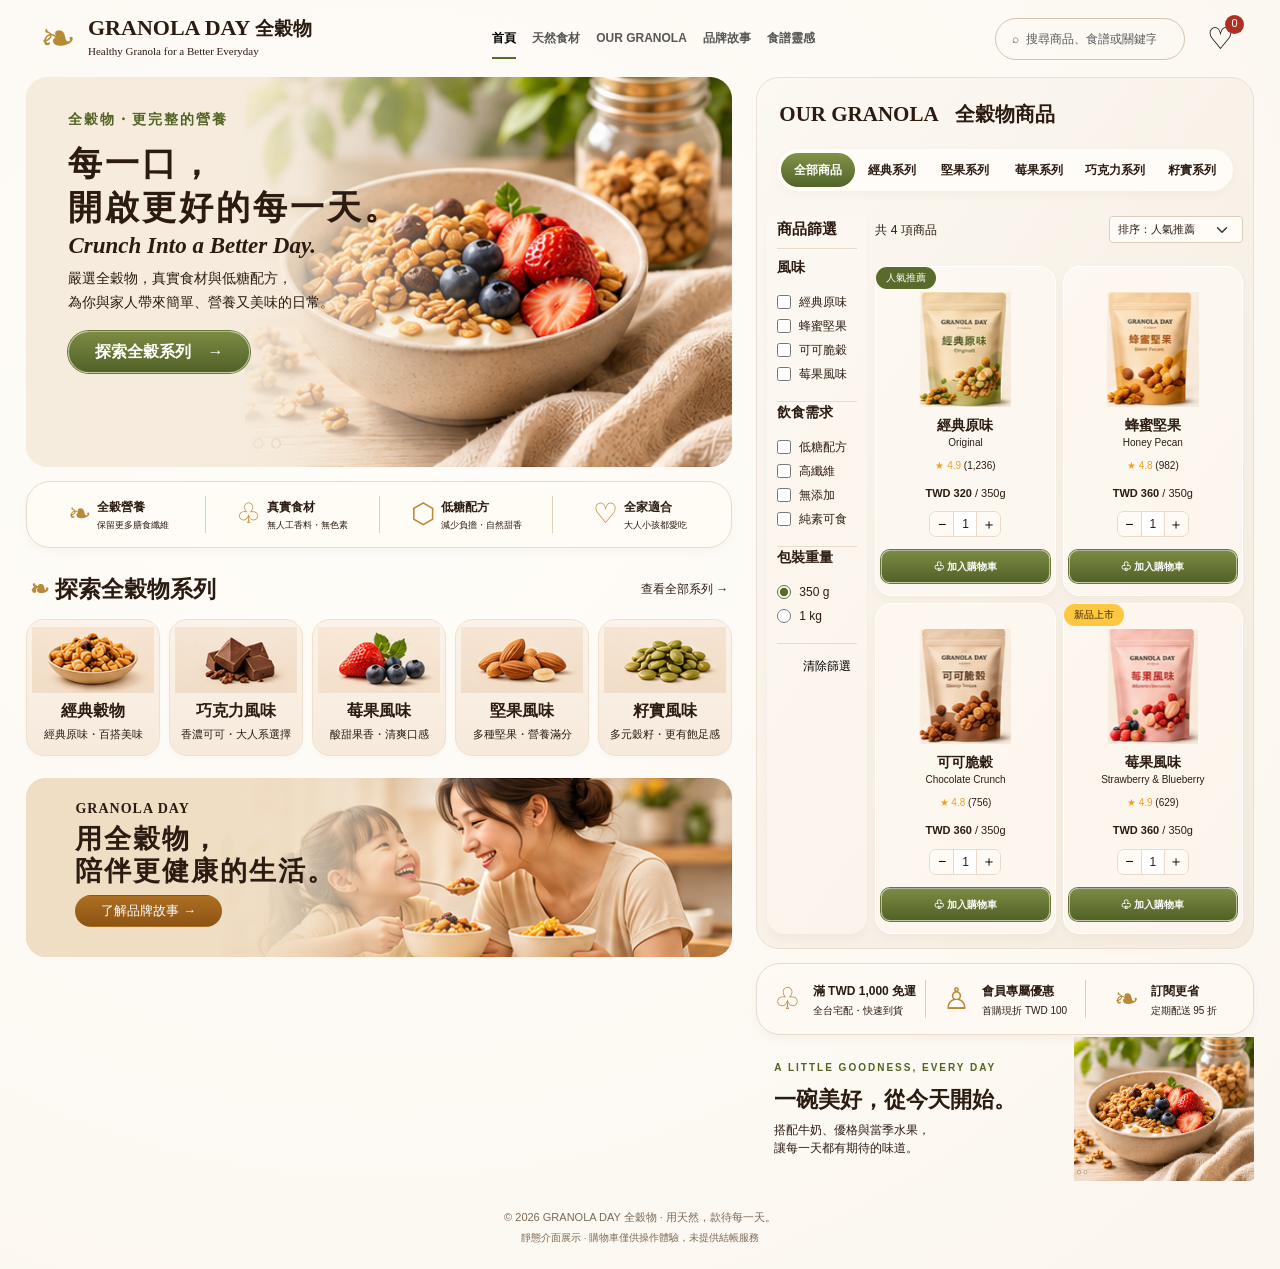
<file: index.html>
﻿<!doctype html>
<html lang="zh-Hant">
<head><meta charset="utf-8"><meta name="viewport" content="width=device-width, initial-scale=1"><title>GRANOLA DAY 全穀物｜美好日常</title><meta name="description" content="嚴選天然全穀物，為你與家人帶來簡單、營養又美味的日常。"><link href="css/bootstrap.min.css" rel="stylesheet"><link href="css/style.css" rel="stylesheet"></head>
<body>
<header class="navbar navbar-expand-lg site-header"><div class="container-fluid gap-3"><a class="brand" href="./"><i>❧</i><span><strong>GRANOLA DAY <b>全穀物</b></strong><small>Healthy Granola for a Better Everyday</small></span></a><button class="navbar-toggler" data-bs-toggle="collapse" data-bs-target="#nav" aria-label="開啟選單" aria-controls="nav" aria-expanded="false"><span class="navbar-toggler-icon"></span></button><nav class="collapse navbar-collapse" id="nav"><div class="navbar-nav mx-auto"><a class="nav-link active" href="#">首頁</a><a class="nav-link" href="#ingredients">天然食材</a><a class="nav-link" href="#shop">OUR GRANOLA</a><a class="nav-link" href="#story">品牌故事</a><a class="nav-link" href="#inspiration">食譜靈感</a></div></nav><input class="search form-control" id="search" type="search" aria-label="搜尋商品" placeholder="⌕  搜尋商品、食譜或關鍵字"><button class="cart-toggle" data-bs-toggle="offcanvas" data-bs-target="#cart" aria-controls="cart" aria-label="開啟購物車">♡ <span id="cart-count">0</span></button></div></header>
<main class="container-fluid page-shell"><div class="row g-4">
<div class="col-12 col-xl-7">
<section class="hero"><div class="hero-copy"><p class="eyebrow">全穀物・更完整的營養</p><h1>每一口，<br>開啟更好的每一天。</h1><p class="english">Crunch Into a Better Day.</p><p>嚴選全穀物，真實食材與低糖配方，<br>為你與家人帶來簡單、營養又美味的日常。</p><a href="#shop" class="btn olive rounded-pill">探索全穀系列　→</a></div></section>
<section class="benefits" id="ingredients"><div><i>❧</i><span><b>全穀營養</b><small>保留更多膳食纖維</small></span></div><div><i>♧</i><span><b>真實食材</b><small>無人工香料・無色素</small></span></div><div><i>⬡</i><span><b>低糖配方</b><small>減少負擔・自然甜香</small></span></div><div><i>♡</i><span><b>全家適合</b><small>大人小孩都愛吃</small></span></div></section>
<section class="categories"><div class="section-heading"><h2><span>❧</span> 探索全穀物系列</h2><a href="#shop" id="all-series">查看全部系列 →</a></div><div class="category-grid" id="category-grid"></div></section>
<section class="story" id="story"><div><p>GRANOLA DAY</p><h2>用全穀物，<br>陪伴更健康的生活。</h2><button class="btn story-button rounded-pill" data-bs-toggle="modal" data-bs-target="#story-modal">了解品牌故事 →</button></div></section>
</div>
<div class="col-12 col-xl-5">
<section class="shop-panel" id="shop"><h2>OUR GRANOLA <span>全穀物商品</span></h2><div class="series-tabs" id="series-tabs" role="group" aria-label="商品系列"></div><div class="shop-content"><aside class="filters"><h3>商品篩選</h3><fieldset><legend>風味</legend><div id="flavor-filters"></div></fieldset><fieldset><legend>飲食需求</legend><label><input name="diet" type="checkbox" value="低糖配方">低糖配方</label><label><input name="diet" type="checkbox" value="高纖維">高纖維</label><label><input name="diet" type="checkbox" value="無添加">無添加</label><label><input name="diet" type="checkbox" value="純素可食">純素可食</label></fieldset><fieldset><legend>包裝重量</legend><label><input name="weight" type="radio" value="350" checked>350 g</label><label><input name="weight" type="radio" value="1000">1 kg</label></fieldset><button id="clear-filter" class="clear-filter">清除篩選</button></aside><div class="products-area"><div class="products-toolbar"><span id="result-count" aria-live="polite"></span><select id="sort" class="form-select form-select-sm" aria-label="商品排序"><option value="popular">排序：人氣推薦</option><option value="price-up">價格：低至高</option><option value="price-down">價格：高至低</option></select></div><div class="product-grid" id="products"></div><p id="empty-state" hidden>目前沒有符合條件的商品。</p></div></div></section>
<section class="perks"><div><i>♧</i><span><b>滿 TWD 1,000 免運</b><small>全台宅配・快速到貨</small></span></div><div><i>♙</i><span><b>會員專屬優惠</b><small>首購現折 TWD 100</small></span></div><div><i>❧</i><span><b>訂閱更省</b><small>定期配送 95 折</small></span></div></section>
<section class="inspiration" id="inspiration"><p class="eyebrow">A LITTLE GOODNESS, EVERY DAY</p><h2>一碗美好，從今天開始。</h2><p>搭配牛奶、優格與當季水果，<br>讓每一天都有期待的味道。</p></section>
</div></div></main>
<footer>© 2026 GRANOLA DAY 全穀物 · 用天然，款待每一天。<small>靜態介面展示 · 購物車僅供操作體驗，未提供結帳服務</small></footer>
<div class="offcanvas offcanvas-end" tabindex="-1" id="cart" aria-labelledby="cart-title"><div class="offcanvas-header"><h2 class="fs-4" id="cart-title">你的購物車</h2><button class="btn-close" data-bs-dismiss="offcanvas" aria-label="關閉"></button></div><div class="offcanvas-body"><div id="cart-items"></div><p class="mt-4 fw-bold" id="cart-total"></p><p class="small text-secondary">此為靜態展示，尚未串接付款與訂單服務。</p></div></div>
<div class="modal fade" id="story-modal" tabindex="-1" aria-labelledby="story-title" aria-hidden="true"><div class="modal-dialog modal-dialog-centered"><div class="modal-content"><div class="modal-header"><h2 class="fs-4 modal-title" id="story-title">用全穀物，陪伴美好日常</h2><button class="btn-close" data-bs-dismiss="modal" aria-label="關閉"></button></div><div class="modal-body"><p>我們相信，好的生活，從一份簡單而真實的早餐開始。</p><p>GRANOLA DAY 選用全穀物、堅果與果乾，以自然的香氣與酥脆口感，陪伴你與家人的每一天。</p></div></div></div></div>
<div class="toast-container position-fixed bottom-0 start-50 translate-middle-x p-3"><div id="cart-toast" class="toast" role="status" aria-live="polite" aria-atomic="true"><div class="toast-body">已加入購物車，讓美好日常多一點！</div></div></div>
<script src="js/bootstrap.bundle.min.js"></script><script src="js/app.js"></script></body></html>
</file>
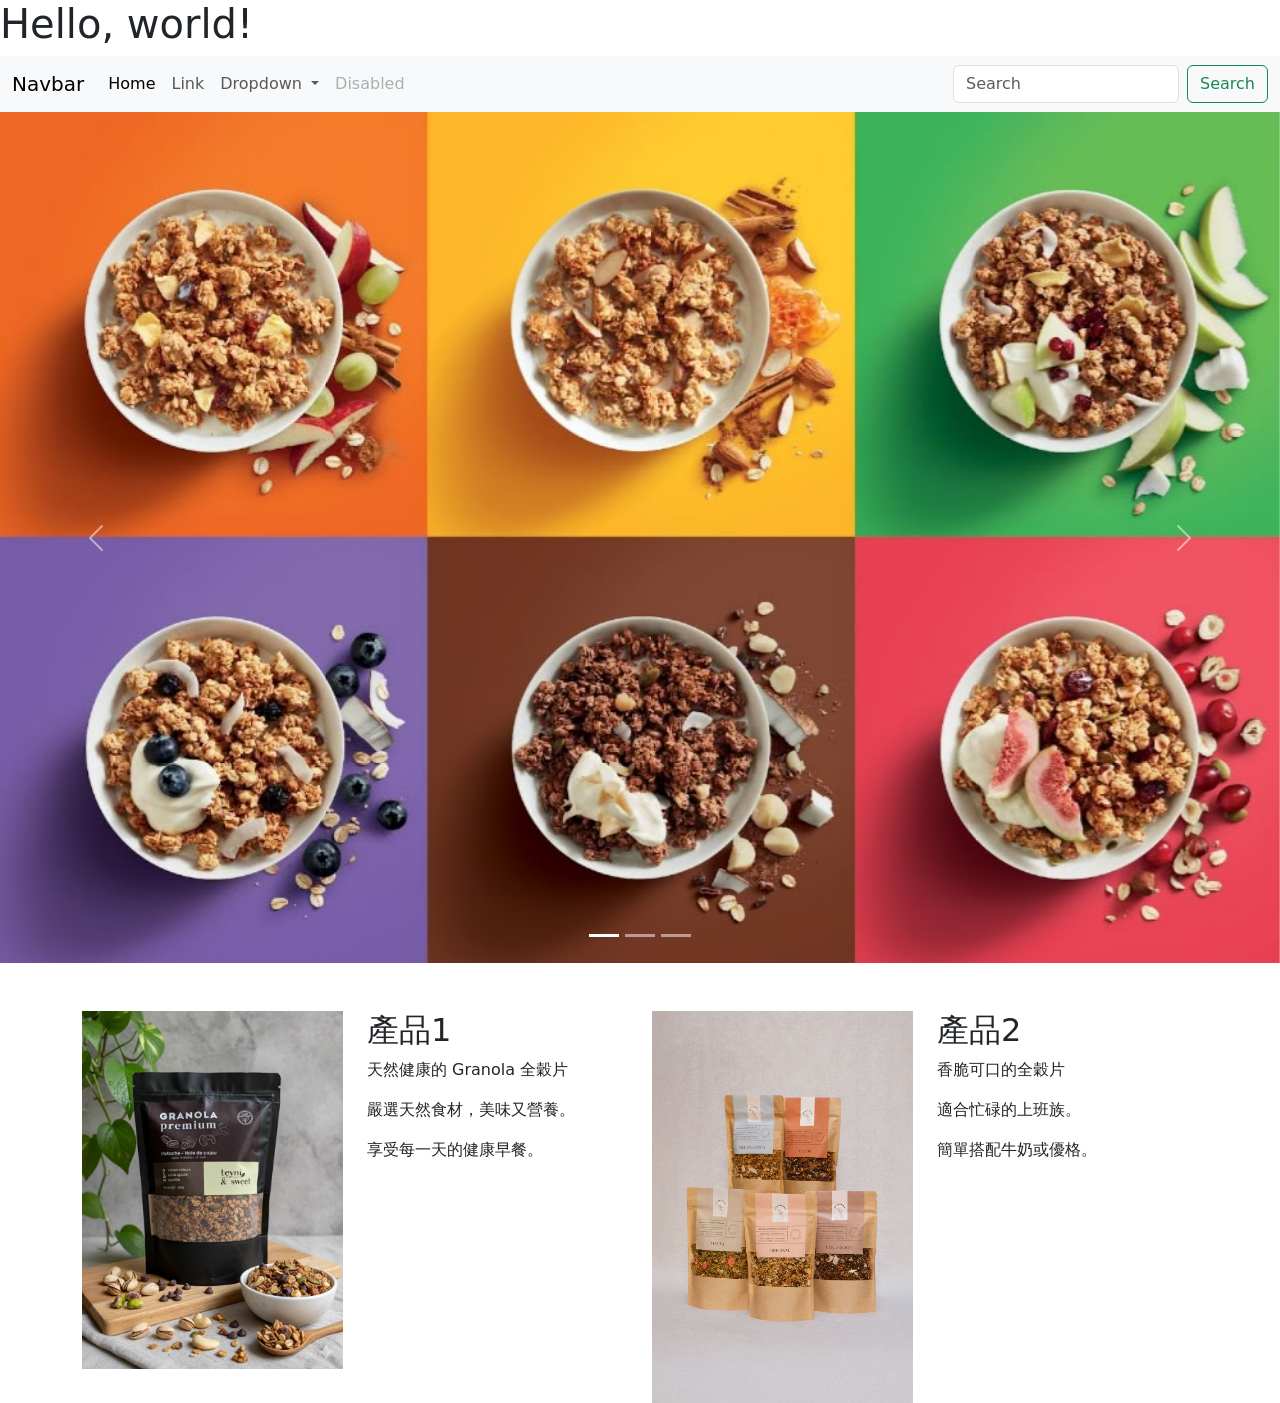
<file: about.html>
<!doctype html>
<html lang="en">

<head>
    <meta charset="utf-8">
    <meta name="viewport" content="width=device-width, initial-scale=1">
    <title>Bootstrap demo</title>
    <link href="css/bootstrap.min.css" rel="stylesheet">
    <link ref="stylesheet" href="css/style.css">
</head>

<body>
    <h1>Hello, world!</h1>
    <nav class="navbar navbar-expand-lg bg-body-tertiary">
        <div class="container-fluid">
            <a class="navbar-brand" href="#">Navbar</a>
            <button class="navbar-toggler" type="button" data-bs-toggle="collapse"
                data-bs-target="#navbarSupportedContent" aria-controls="navbarSupportedContent" aria-expanded="false"
                aria-label="Toggle navigation">
                <span class="navbar-toggler-icon"></span>
            </button>
            <div class="collapse navbar-collapse" id="navbarSupportedContent">
                <ul class="navbar-nav me-auto mb-2 mb-lg-0">
                    <li class="nav-item">
                        <a class="nav-link active" aria-current="page" href="#">Home</a>
                    </li>
                    <li class="nav-item">
                        <a class="nav-link" href="#">Link</a>
                    </li>
                    <li class="nav-item dropdown">
                        <a class="nav-link dropdown-toggle" href="#" role="button" data-bs-toggle="dropdown"
                            aria-expanded="false">
                            Dropdown
                        </a>
                        <ul class="dropdown-menu">
                            <li><a class="dropdown-item" href="#">Action</a></li>
                            <li><a class="dropdown-item" href="#">Another action</a></li>
                            <li>
                                <hr class="dropdown-divider">
                            </li>
                            <li><a class="dropdown-item" href="#">Something else here</a></li>
                        </ul>
                    </li>
                    <li class="nav-item">
                        <a class="nav-link disabled" aria-disabled="true">Disabled</a>
                    </li>
                </ul>
                <form class="d-flex" role="search">
                    <input class="form-control me-2" type="search" placeholder="Search" aria-label="Search" />
                    <button class="btn btn-outline-success" type="submit">Search</button>
                </form>
            </div>
        </div>
    </nav>
    <div id="carouselExampleIndicators" class="carousel slide">
        <div class="carousel-indicators">
            <button type="button" data-bs-target="#carouselExampleIndicators" data-bs-slide-to="0" class="active"
                aria-current="true" aria-label="Slide 1"></button>
            <button type="button" data-bs-target="#carouselExampleIndicators" data-bs-slide-to="1"
                aria-label="Slide 2"></button>
            <button type="button" data-bs-target="#carouselExampleIndicators" data-bs-slide-to="2"
                aria-label="Slide 3"></button>
        </div>
        <div class="carousel-inner">
            <div class="carousel-item active">
                <img src="images/Granola images1.jpg" class="d-block w-100" alt="...">
            </div>
            <div class="carousel-item">
                <img src="images/Granola images2.jpg" class="d-block w-100" alt="...">
            </div>
            <div class="carousel-item">
                <img src="images/Granola images3.jpg" class="d-block w-100" alt="...">
            </div>
        </div>
        <button class="carousel-control-prev" type="button" data-bs-target="#carouselExampleIndicators"
            data-bs-slide="prev">
            <span class="carousel-control-prev-icon" aria-hidden="true"></span>
            <span class="visually-hidden">Previous</span>
        </button>
        <button class="carousel-control-next" type="button" data-bs-target="#carouselExampleIndicators"
            data-bs-slide="next">
            <span class="carousel-control-next-icon" aria-hidden="true"></span>
            <span class="visually-hidden">Next</span>
        </button>
    </div>

    <div class="container mt-5">
        <div class="row">
            <div class="col-12 col-md-6 col-lg-4 col-xl-3"> 
               <img src="images/Granola images4.jpg" alt=""class="img-fluid">
            </div>
            <div class="col-12 col-md-6 col-lg-8 col-xl-3">
                <h2>產品1</h2>
                <p>天然健康的 Granola 全穀片</p>
                <p>嚴選天然食材，美味又營養。</p>
                <p>享受每一天的健康早餐。</p>
            </div>
        
          <div class="col-12 col-md-6 col-lg-4 col-xl-3"> 
               <img src="images/Granola images5.jpg" alt=""class="img-fluid">
            </div>
            <div class="col-12 col-md-6 col-lg-8 col-xl-3">
                <h2>產品2</h2>
                <p>香脆可口的全穀片</p>
                <p>適合忙碌的上班族。</p>
                <p>簡單搭配牛奶或優格。</p>
            </div>
            
            
        </div>
    
    </div>
    <script src="js/bootstrap.min.js"></script>
</body>

</html>
</file>
<file: css/style.css>
:root{--cream:#fbf6ef;--ink:#2b1b11;--olive:#596b2b;--gold:#b88937;--line:#e9daca}*{box-sizing:border-box}html{scroll-behavior:smooth;scroll-padding-top:20px}body{background:radial-gradient(ellipse at 30% 35%,#fffdf9,var(--cream));color:var(--ink);font-family:"Microsoft JhengHei","PingFang TC",sans-serif;font-size:14px}button,a,input,select{touch-action:manipulation}a{color:inherit;text-decoration:none}h1,h2,.brand strong{font-family:Georgia,"Noto Serif TC","PMingLiU",serif;font-weight:700}button:focus-visible,a:focus-visible{outline:3px solid #b88937;outline-offset:3px}.site-header{padding:15px 28px}.brand{display:flex;align-items:center;gap:12px;white-space:nowrap}.brand i{font-size:57px;color:var(--gold);line-height:1;font-style:normal}.brand strong{font-size:28px;display:block;line-height:1.1}.brand b{font-size:24px}.brand small{font-family:Georgia,serif;font-size:13px}.nav-link{font-size:14px;font-weight:700;white-space:nowrap;margin:0 12px;padding:10px 0!important}.nav-link.active{border-bottom:2px solid var(--olive)}.search{width:245px;border:1px solid #d8c3ae;border-radius:30px;background:transparent;font-size:12px;padding:11px 16px}.cart-toggle{border:0;background:none;font-size:30px;position:relative}.cart-toggle span{font-size:11px;background:#ad3023;border-radius:50%;color:white;position:absolute;right:-4px;top:0;width:19px;height:19px}.page-shell{padding:0 26px}.hero{position:relative;min-height:350px;border-radius:22px;overflow:hidden;background:#f0e1cc url('../images/hero.png') no-repeat right center;background-size:auto 100%}.hero:before{content:"";position:absolute;inset:0;background:linear-gradient(90deg,#f6ecdd 0%,#f6ecddf7 30%,#f6ecdd00 67%)}.hero-copy{position:relative;padding:32px 8%;max-width:620px}.eyebrow{color:#526323;letter-spacing:2px;font-weight:700;margin-bottom:12px}.hero h1{font-size:39px;line-height:1.3;letter-spacing:3px;margin-bottom:3px}.english{font:italic bold 23px Georgia,serif;margin-bottom:8px}.hero-copy>p:not(.eyebrow):not(.english){line-height:1.7;font-size:14px}.olive{background:linear-gradient(#7b8b43,#526127);color:#fff;border:1px solid #fff8;box-shadow:0 0 0 1px #687735;padding:8px 26px;font-weight:600}.olive:hover{background:#455320;color:white}.benefits,.perks{display:flex;border:1px solid var(--line);border-radius:24px;box-shadow:0 4px 9px #68451b0b;background:#fffaf366;margin-top:14px;padding:14px 15px}.benefits>div,.perks>div{display:flex;align-items:center;justify-content:center;gap:12px;flex:1;border-right:1px solid #dfcdb8}.benefits>div:last-child,.perks>div:last-child{border:0}.benefits i,.perks i{font-size:36px;line-height:1;color:var(--gold);font-style:normal}.benefits small,.perks small{display:block;font-size:11px;margin-top:2px}.benefits b,.perks b{font-size:14px}.section-heading{display:flex;justify-content:space-between;align-items:center;margin:28px 4px 16px}.section-heading h2{font-size:23px;margin:0}.section-heading h2 span{color:var(--gold)}.section-heading a{font-size:12px}.category-grid{display:grid;grid-template-columns:repeat(5,minmax(0,1fr));gap:9px}.category{border:1px solid #efe0cf;background:linear-gradient(#fbf3e9,#f6eadc);border-radius:18px;overflow:hidden;padding:7px 5px 12px;color:var(--ink);box-shadow:0 3px 4px #55341106}.category img{width:100%;aspect-ratio:1.85;object-fit:cover;mix-blend-mode:multiply}.category b{display:block;font-size:16px;margin:6px 0 3px}.category small{font-size:11px;display:block}.story{margin-top:22px;min-height:179px;border-radius:20px;overflow:hidden;background:#efddc4 url('../images/story.png') right center/auto 100% no-repeat;position:relative}.story:before{content:"";position:absolute;inset:0;background:linear-gradient(90deg,#efddc4 15%,#efddc4ed 36%,transparent 65%)}.story>div{position:relative;padding:23px 7%}.story p{font:bold 14px Georgia;letter-spacing:1px;margin-bottom:6px}.story h2{font-size:27px;letter-spacing:2px}.story-button{background:linear-gradient(#ae6f22,#8d5314);color:white;padding:5px 25px;font-size:13px}.story-button:hover{background:#77430c;color:#fff}.shop-panel{padding:24px 18px 14px;border:1px solid #ecdfd2;border-radius:23px;background:linear-gradient(125deg,#fcf8f2,#f4ebdf);min-height:635px}.shop-panel>h2{font-size:21px;margin:0 12px 22px}.shop-panel>h2 span{margin-left:12px;font-size:20px}.series-tabs{display:flex;background:#fffcf8;border-radius:30px;padding:4px;box-shadow:0 3px 9px #6545190b;margin:0 10px 24px;overflow-x:auto}.series-tabs button{flex:1;white-space:nowrap;background:none;border:0;border-radius:25px;font-size:12px;padding:8px 10px;color:var(--ink);font-weight:600}.series-tabs button.active{background:linear-gradient(#819348,#526328);color:white}.shop-content{display:grid;grid-template-columns:120px minmax(0,1fr);gap:12px}.filters{background:#fffaf380;border-radius:0 0 18px 18px;padding:5px 10px 10px;box-shadow:0 6px 7px #5f3b1608}.filters h3{font-size:15px;font-weight:700;border-bottom:1px solid var(--line);padding-bottom:10px}.filters fieldset{border-bottom:1px solid var(--line);padding:8px 0 12px}.filters legend{float:none;font-size:14px;font-weight:700;margin-bottom:7px}.filters label{display:flex;align-items:center;gap:8px;font-size:12px;margin-bottom:6px;white-space:nowrap}.filters input{accent-color:var(--olive);width:14px;height:14px}.clear-filter{border:0;background:none;font-size:12px;display:block;margin:12px 0 0 auto}.products-toolbar{display:flex;justify-content:space-between;align-items:center;gap:8px;margin-bottom:22px;font-size:12px;min-height:29px}.products-toolbar select{width:134px;background-color:#fffcf8;border-color:#decdbd;color:var(--ink);font-size:11px}.product-grid{display:grid;grid-template-columns:repeat(4,minmax(0,1fr));gap:7px}.product{border:1px solid #fff;border-radius:17px;background:#fffaf5a3;padding:25px 5px 22px;text-align:center;position:relative;box-shadow:0 4px 9px #7350210a;min-width:0}.product .badge{position:absolute;top:0;left:0;border-radius:20px;background:var(--olive);font-size:10px;font-weight:500;padding:6px 10px}.product .badge.new{background:#ffc640;color:#36250a}.product img{width:100%;height:150px;object-fit:contain;mix-blend-mode:multiply}.product h3{font-size:14px;font-weight:bold;margin:10px 0 3px}.product .translation{font-size:10px;min-height:24px;line-height:1.2;margin-bottom:9px}.rating{font-size:10px;white-space:nowrap}.rating span{color:#e9a126}.price{font-size:11px;white-space:nowrap;margin:12px 0 10px}.quantity{display:flex;border:1px solid var(--line);border-radius:7px;margin:0 auto 13px;width:max-content;max-width:100%;overflow:hidden}.quantity button{background:#fffaf4;border:0;width:23px;height:24px;padding:0}.quantity output{background:white;border-inline:1px solid var(--line);width:24px;line-height:24px;font-size:12px}.add-button{padding:8px 2px;width:100%;font-size:10px;border-radius:9px}.perks{margin-top:14px;padding:16px 8px}.perks i{font-size:30px}.perks b{font-size:12px}.perks small{font-size:10px}.inspiration{padding:25px 18px 12px;background:url('../images/hero.png') right 42%/180px auto no-repeat;min-height:150px}.inspiration h2{font-size:22px;max-width:70%}.inspiration .eyebrow{font-size:10px}.inspiration>p:last-child{font-size:12px}footer{text-align:center;color:#7c6956;padding:24px;font-size:11px}footer small{display:block;margin-top:5px}.offcanvas,.modal-content,.toast{background:var(--cream)}.cart-row{display:flex;gap:12px;align-items:center;padding:15px 0;border-bottom:1px solid var(--line)}.cart-row img{width:55px}.cart-row button{margin-left:auto;border:0;background:transparent;font-size:12px;color:#8a4b22}.cart-row small{display:block}.toast{color:var(--olive);font-weight:bold}#empty-state{padding:40px 5px;font-size:13px}
@media(min-width:1600px){.page-shell>.row>.col-xl-7{width:55%}.page-shell>.row>.col-xl-5{width:45%}.hero{min-height:350px}.shop-panel{min-height:635px}.product img{height:150px}.site-header{padding-top:18px;padding-bottom:18px}.nav-link{margin-inline:24px}}
@media(min-width:1200px) and (max-width:1450px){.brand strong{font-size:22px}.brand b{font-size:19px}.brand i{font-size:43px}.brand small{font-size:11px}.nav-link{margin-inline:8px;font-size:12px}.search{width:190px}.shop-content{grid-template-columns:100px minmax(0,1fr);gap:8px}.shop-panel{padding-inline:10px}.product-grid{grid-template-columns:repeat(2,minmax(0,1fr))}.hero{min-height:390px}.hero-copy{padding-left:6%}.hero h1{font-size:34px}.product img{height:115px}.product{padding-bottom:12px}.product .translation{min-height:12px}.benefits{padding-inline:5px}.benefits>div{gap:6px}.benefits i{font-size:28px}.benefits b{font-size:12px}.benefits small{font-size:9px}}
@media(max-width:1199px){.hero{min-height:390px}.shop-panel{min-height:0;padding:25px}.product img{height:180px}.product{padding-bottom:22px}.inspiration{background-size:220px auto}.shop-content{grid-template-columns:135px minmax(0,1fr)}.search{width:220px}.navbar-collapse{order:4;flex-basis:100%}.nav-link{margin:0 12px}.site-header .navbar-toggler{margin-left:auto}}
@media(max-width:767px){.site-header{padding:12px 8px}.brand strong{font-size:20px}.brand b{font-size:17px}.brand small{font-size:10px}.brand i{font-size:38px}.brand{gap:5px}.search{order:5;width:100%}.cart-toggle{font-size:24px}.page-shell{padding:0 12px}.hero{min-height:425px;background-position:right bottom;background-size:auto 75%}.hero:before{background:linear-gradient(180deg,#f6ecdd 0%,#f6ecddf5 36%,#f6ecdd00 76%)}.hero-copy{padding:25px 23px}.hero h1{font-size:30px;letter-spacing:1px}.english{font-size:19px}.hero-copy>p:not(.eyebrow):not(.english){font-size:12px}.eyebrow{font-size:12px}.benefits{display:grid;grid-template-columns:repeat(2,1fr);gap:15px 0}.benefits>div:nth-child(2){border:0}.benefits b{font-size:12px}.benefits small{font-size:10px}.section-heading h2{font-size:20px}.section-heading a{font-size:10px}.category-grid{grid-template-columns:repeat(5,130px);overflow-x:auto;padding-bottom:8px}.category b{font-size:14px}.story>div{padding:25px 20px}.story h2{font-size:24px}.story{background-position:65% center}.story:before{background:linear-gradient(90deg,#efddc4 0%,#efddc4ec 38%,transparent 85%)}.shop-panel{padding:22px 12px}.shop-panel>h2{font-size:18px;margin-inline:0}.shop-panel>h2 span{font-size:17px}.series-tabs{margin-inline:0;margin-bottom:18px}.series-tabs button{flex:none;font-size:12px}.shop-content{display:block}.filters{display:flex;flex-wrap:wrap;gap:10px;box-shadow:none;padding:10px;margin-bottom:18px;border:1px solid var(--line);border-radius:12px}.filters h3{width:100%;margin-bottom:0}.filters fieldset{flex:1;min-width:85px;border:0;padding-bottom:0}.filters legend{font-size:12px}.filters label{font-size:11px}.filters .clear-filter{align-self:end}.product-grid{grid-template-columns:repeat(2,minmax(0,1fr));gap:12px}.product img{height:165px}.product h3{font-size:16px}.product .translation{font-size:11px;min-height:14px}.price{font-size:12px}.add-button{font-size:12px;width:90%}.quantity button{width:30px}.perks{padding:13px 5px;gap:4px}.perks>div{gap:4px}.perks i{font-size:23px}.perks b{font-size:10px}.perks small{font-size:8px}.inspiration{background-size:150px auto}.inspiration h2{font-size:20px}.inspiration .eyebrow{max-width:60%;font-size:9px}}
@media(prefers-reduced-motion:reduce){html{scroll-behavior:auto}}
</file>
